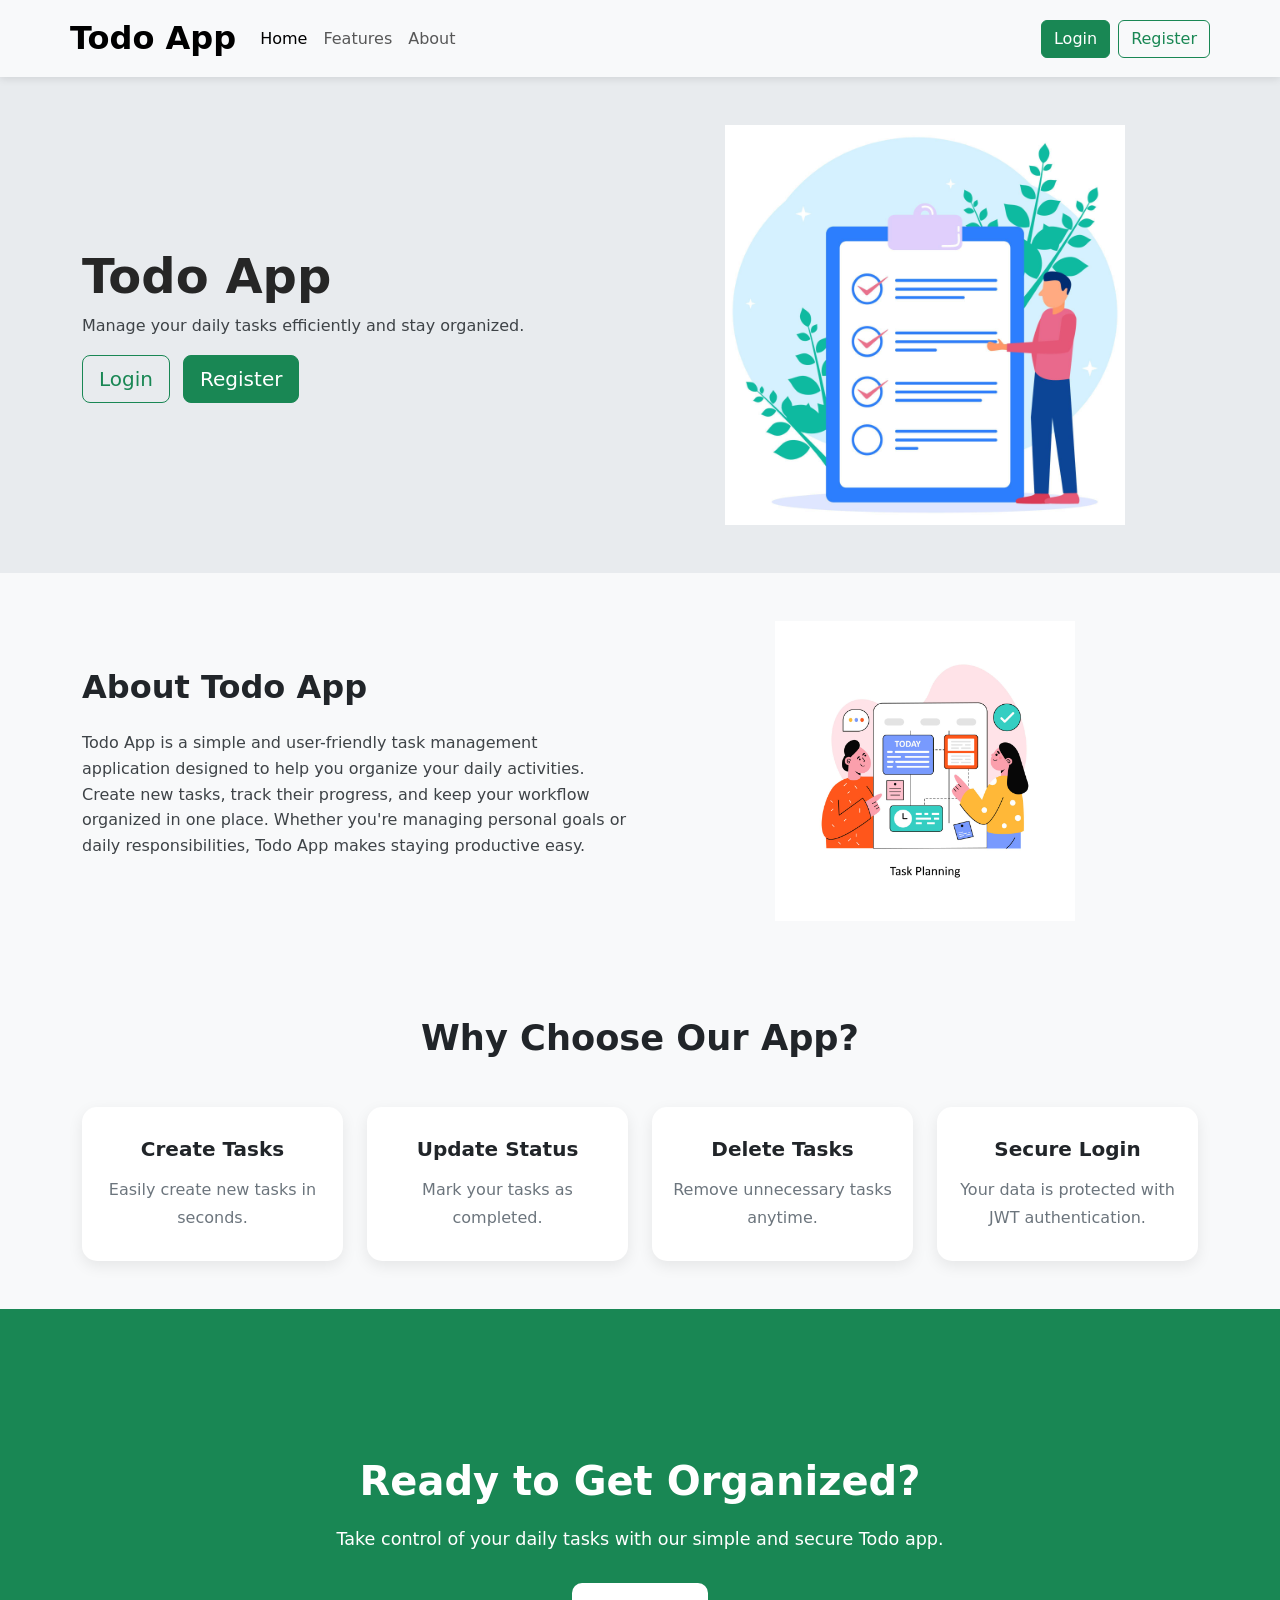
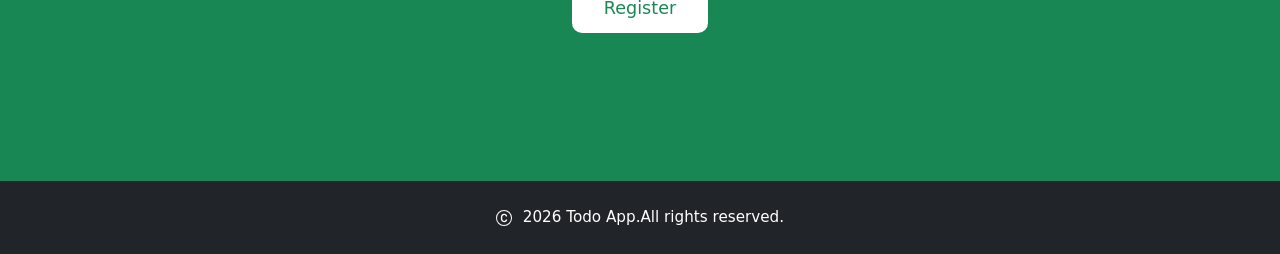
<file: todoApp/project/client/index.html>
<!DOCTYPE html>
<html lang="en">

<head>
    <meta charset="UTF-8">
    <meta name="viewport" content="width=device-width, initial-scale=1.0">
    <link href="https://cdn.jsdelivr.net/npm/bootstrap@5.3.8/dist/css/bootstrap.min.css" rel="stylesheet"
        integrity="sha384-sRIl4kxILFvY47J16cr9ZwB07vP4J8+LH7qKQnuqkuIAvNWLzeN8tE5YBujZqJLB" crossorigin="anonymous">
    <link rel="stylesheet" href="css/style.css">
    <title>Todo App</title>
</head>

<body>
    <!--Navigation bar-->
    <nav class="navbar navbar-expand-lg bg-body-tertiary sticky-top">
        <div class="container-fluid navbar-container">
            <a class="navbar-brand" href="index.html">Todo App</a>
            <button class="navbar-toggler" type="button" data-bs-toggle="collapse"
                data-bs-target="#navbarSupportedContent" aria-controls="navbarSupportedContent" aria-expanded="false"
                aria-label="Toggle navigation">
                <span class="navbar-toggler-icon"></span>
            </button>
            <div class="collapse navbar-collapse" id="navbarSupportedContent">
                <ul class="navbar-nav me-auto mb-2 mb-lg-0">
                    <li class="nav-item">
                        <a class="nav-link active" aria-current="page" href="index.html">Home</a>
                    </li>
                    <li class="nav-item">
                        <a class="nav-link" href="#features">Features</a>
                    </li>
                    <li class="nav-item">
                        <a class="nav-link" href="#about">About</a>
                    </li>
                </ul>
                <a href="login.html" class="btn btn-success ms-2" >Login</a>            
                <a href="register.html" class="btn btn-outline-success ms-2" >Register</a>
            </div>
        </div>
    </nav>


    <!--Hero section-->
    <section id="hero" class="hero py-5">
        <div class="container">
            <div class="row align-items-center">
                <div class="col-lg-6">
                    <h1>Todo App</h1>
                    <p>Manage your daily tasks efficiently and stay organized.</p>

                    <a href="login.html" class="btn btn-outline-success btn-lg">Login</a>
                    <a href="register.html" class="btn btn-success ms-2 btn-lg">Register</a>
                </div>

                <div class="col-lg-6 text-center">
                    <img src="assets/images/heroimg.jpg" class="img-fluid">            
                </div>
            </div>
        </div>
    </section>

    <!--About-->
    <section id="about" class="about py-5">
        <div class="container">
            <div class="row align-items-center">

                <!-- Text -->
                <div class="col-md-6">
                    <h2 class="mb-4">About Todo App</h2>
                    <p>
                        Todo App is a simple and user-friendly task management
                        application designed to help you organize your daily
                        activities. Create new tasks, track their progress,
                        and keep your workflow organized in one place.
                        Whether you're managing personal goals or daily
                        responsibilities, Todo App makes staying productive easy.
                    </p>
                </div>
                <!-- Image -->
                <div class="col-md-6 text-center">
                    <img src="assets/images/aboutimg.jpg" class="img-fluid" alt="About Todo App">
                </div>
            </div>
        </div>
    </section>

    <!--Features-->
    <section id="features" class="py-5">
        <div class="container">
            <h2 class="text-center mb-5">Why Choose Our App?</h2>
            <div class="row g-4">
                <div class="col-md-6 col-lg-3">
                    <div class="card h-100">
                        <div class="card-body text-center">
                            <h5 class="card-title">Create Tasks</h5>
                            <p class="card-text">
                                Easily create new tasks in seconds.
                            </p>
                        </div>
                    </div>
                </div>

                <div class="col-md-6 col-lg-3">
                    <div class="card h-100">
                        <div class="card-body text-center">
                            <h5 class="card-title">Update Status</h5>
                            <p class="card-text">
                                Mark your tasks as completed.
                            </p>
                        </div>
                    </div>
                </div>

                
                <div class="col-md-6 col-lg-3">
                    <div class="card h-100">
                        <div class="card-body text-center">
                            <h5 class="card-title">Delete Tasks</h5>
                            <p class="card-text">
                                Remove unnecessary tasks anytime.
                            </p>
                        </div>
                    </div>
                </div>

                <div class="col-md-6 col-lg-3">
                    <div class="card h-100">
                        <div class="card-body text-center">
                            <h5 class="card-title">Secure Login</h5>
                            <p class="card-text">
                                Your data is protected with JWT authentication.
                            </p>
                        </div>
                    </div>
                </div>

            </div>
        </div>
    </section>

    <!--Register-->
        <section class="cta-section" id="cta">
            <div class="container">
                <div class="text-center">
                    <div class="py-5">
                        <h2>Ready to Get Organized?</h2>
                        <p>Take control of your daily tasks with our simple and secure Todo app.</p>
                        <a href="register.html" class="btn btn-outline-success">Register</a>
                    </div>
                </div>
            </div>
        </section>

    <!--Footer-->
    <footer>
        <div class="text-center py-4 bg-dark text-white">
            <p class="mb-0"><svg xmlns="http://www.w3.org/2000/svg" width="16" height="16" fill="currentColor" class="bi bi-c-circle" viewBox="0 0 16 16">
                <path d="M1 8a7 7 0 1 0 14 0A7 7 0 0 0 1 8m15 0A8 8 0 1 1 0 8a8 8 0 0 1 16 0M8.146 4.992c-1.212 0-1.927.92-1.927 2.502v1.06c0 1.571.703 2.462 1.927 2.462.979 0 1.641-.586 1.729-1.418h1.295v.093c-.1 1.448-1.354 2.467-3.03 2.467-2.091 0-3.269-1.336-3.269-3.603V7.482c0-2.261 1.201-3.638 3.27-3.638 1.681 0 2.935 1.054 3.029 2.572v.088H9.875c-.088-.879-.768-1.512-1.729-1.512"/>
                </svg> 2026 Todo App.All rights reserved.</p>
        </div>
    </footer>

    <script src="https://cdn.jsdelivr.net/npm/bootstrap@5.3.8/dist/js/bootstrap.bundle.min.js"
        integrity="sha384-FKyoEForCGlyvwx9Hj09JcYn3nv7wiPVlz7YYwJrWVcXK/BmnVDxM+D2scQbITxI"
        crossorigin="anonymous"></script>
</body>
</html>
</file>
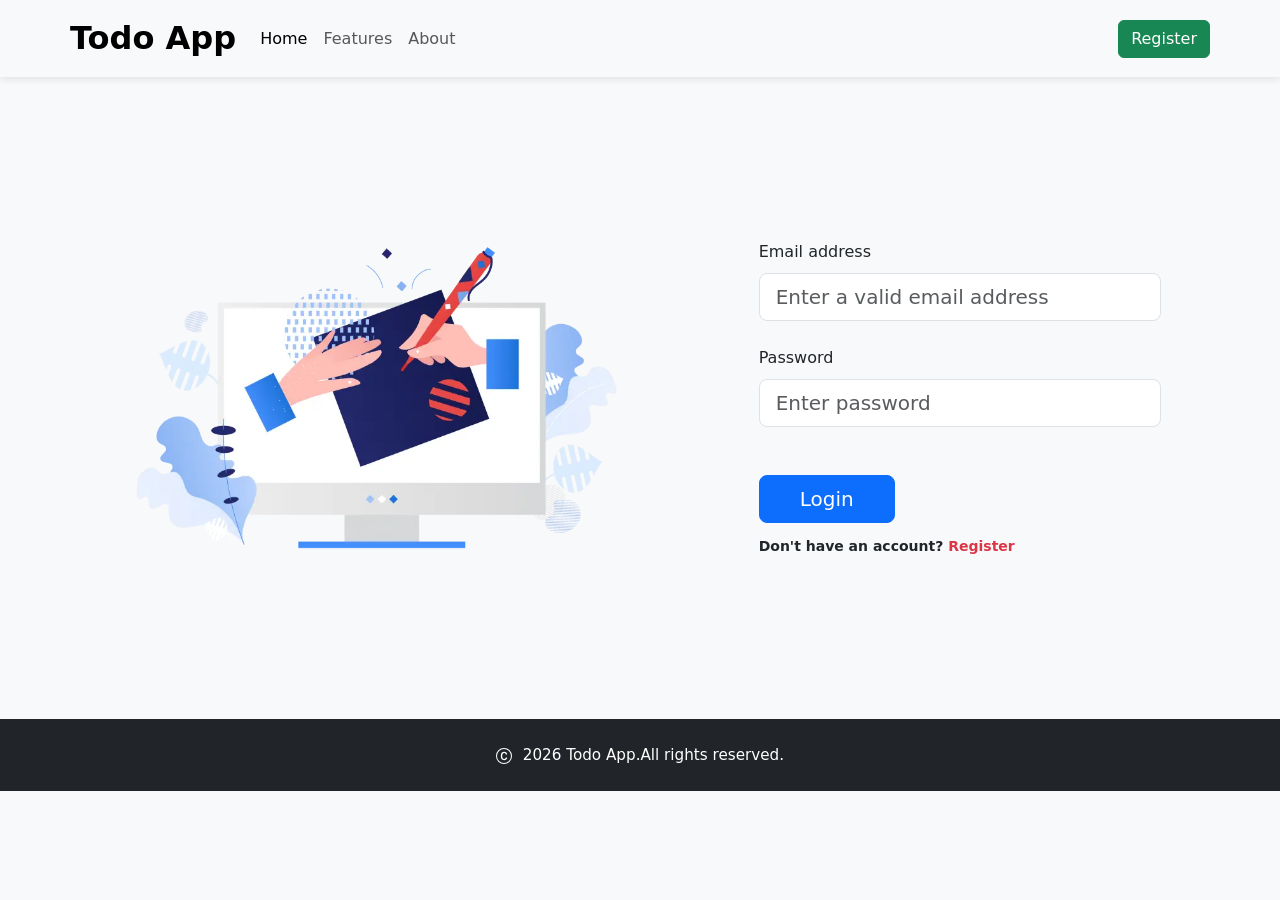
<file: todoApp/project/client/login.html>
<!DOCTYPE html>
<html lang="en">

<head>
    <meta charset="UTF-8">
    <meta name="viewport" content="width=device-width, initial-scale=1.0">
    <link href="https://cdn.jsdelivr.net/npm/bootstrap@5.3.8/dist/css/bootstrap.min.css" rel="stylesheet"
        integrity="sha384-sRIl4kxILFvY47J16cr9ZwB07vP4J8+LH7qKQnuqkuIAvNWLzeN8tE5YBujZqJLB" crossorigin="anonymous">
    <link rel="stylesheet" href="css/style.css">
    <title>Login Page</title>
</head>

<body>
    <!--Navigation bar-->
    <nav class="navbar navbar-expand-lg bg-body-tertiary sticky-top">
        <div class="container-fluid navbar-container">
            <a class="navbar-brand" href="index.html">Todo App</a>
            <button class="navbar-toggler" type="button" data-bs-toggle="collapse"
                data-bs-target="#navbarSupportedContent" aria-controls="navbarSupportedContent" aria-expanded="false"
                aria-label="Toggle navigation">
                <span class="navbar-toggler-icon"></span>
            </button>
            <div class="collapse navbar-collapse" id="navbarSupportedContent">
                <ul class="navbar-nav me-auto mb-2 mb-lg-0">
                    <li class="nav-item">
                        <a class="nav-link active" aria-current="page" href="index.html">Home</a>
                    </li>
                    <li class="nav-item">
                        <a class="nav-link" href="#features">Features</a>
                    </li>
                    <li class="nav-item">
                        <a class="nav-link" href="#about">About</a>
                    </li>
                </ul>
                <a href="register.html" class="btn btn-success ms-2">Register</a>
            </div>
        </div>
    </nav>

    <!--Login form-->
    <section class="login-section">
        <div class="container-fluid h-custom">
            <div class="row d-flex justify-content-center align-items-center h-100">
                <div class="col-md-9 col-lg-6 col-xl-5">
                    <img src="assets/images/loginimg.webp" class="img-fluid" alt="Sample image">
                </div>
                <div class="col-md-8 col-lg-6 col-xl-4 offset-xl-1">
                    <form id="loginForm">
                        <!-- Email input -->
                        <div class="form-outline mb-4">
                            <label class="form-label" for="email">Email address</label>
                            <input type="email" id="email" class="form-control form-control-lg"
                                placeholder="Enter a valid email address" />
                        </div>

                        <!-- Password input -->
                        <div class="form-outline mb-3">
                            <label class="form-label" for="password">Password</label>
                            <input type="password" id="password" class="form-control form-control-lg"
                                placeholder="Enter password" />
                        </div>

                        <div class="d-flex justify-content-between align-items-center">
                            <div class="text-center text-lg-start mt-4 pt-2">
                                <button type="submit" class="btn btn-primary btn-lg" id="loginBtn"
                                    style="padding-left: 2.5rem; padding-right: 2.5rem;">Login</button>
                                    <div id="loginSuccess" class="alert alert-success mt-3 d-none"></div>
                                    <div id="loginError" class="alert alert-danger mt-3 d-none"></div>
                                <p class="small fw-bold mt-2 pt-1 mb-0">Don't have an account? <a href="register.html"
                                        class="link-danger">Register</a></p>
                            </div>
                    </form>
                </div>
            </div>
        </div>
    </section>

    <!--Footer-->
    <footer class="sticky-bottom">
        <div class="text-center py-4 bg-dark text-white">
            <p class="mb-0"><svg xmlns="http://www.w3.org/2000/svg" width="16" height="16" fill="currentColor"
                    class="bi bi-c-circle" viewBox="0 0 16 16">
                    <path
                        d="M1 8a7 7 0 1 0 14 0A7 7 0 0 0 1 8m15 0A8 8 0 1 1 0 8a8 8 0 0 1 16 0M8.146 4.992c-1.212 0-1.927.92-1.927 2.502v1.06c0 1.571.703 2.462 1.927 2.462.979 0 1.641-.586 1.729-1.418h1.295v.093c-.1 1.448-1.354 2.467-3.03 2.467-2.091 0-3.269-1.336-3.269-3.603V7.482c0-2.261 1.201-3.638 3.27-3.638 1.681 0 2.935 1.054 3.029 2.572v.088H9.875c-.088-.879-.768-1.512-1.729-1.512" />
                </svg> 2026 Todo App.All rights reserved.</p>
        </div>
    </footer>

    <script src="js/api.js"></script>
    <script src="js/auth.js"></script>
    <script src="js/login.js"></script>
    <script src="https://cdn.jsdelivr.net/npm/bootstrap@5.3.8/dist/js/bootstrap.bundle.min.js"
        integrity="sha384-FKyoEForCGlyvwx9Hj09JcYn3nv7wiPVlz7YYwJrWVcXK/BmnVDxM+D2scQbITxI"
        crossorigin="anonymous"></script>
</body>

</html>
</file>
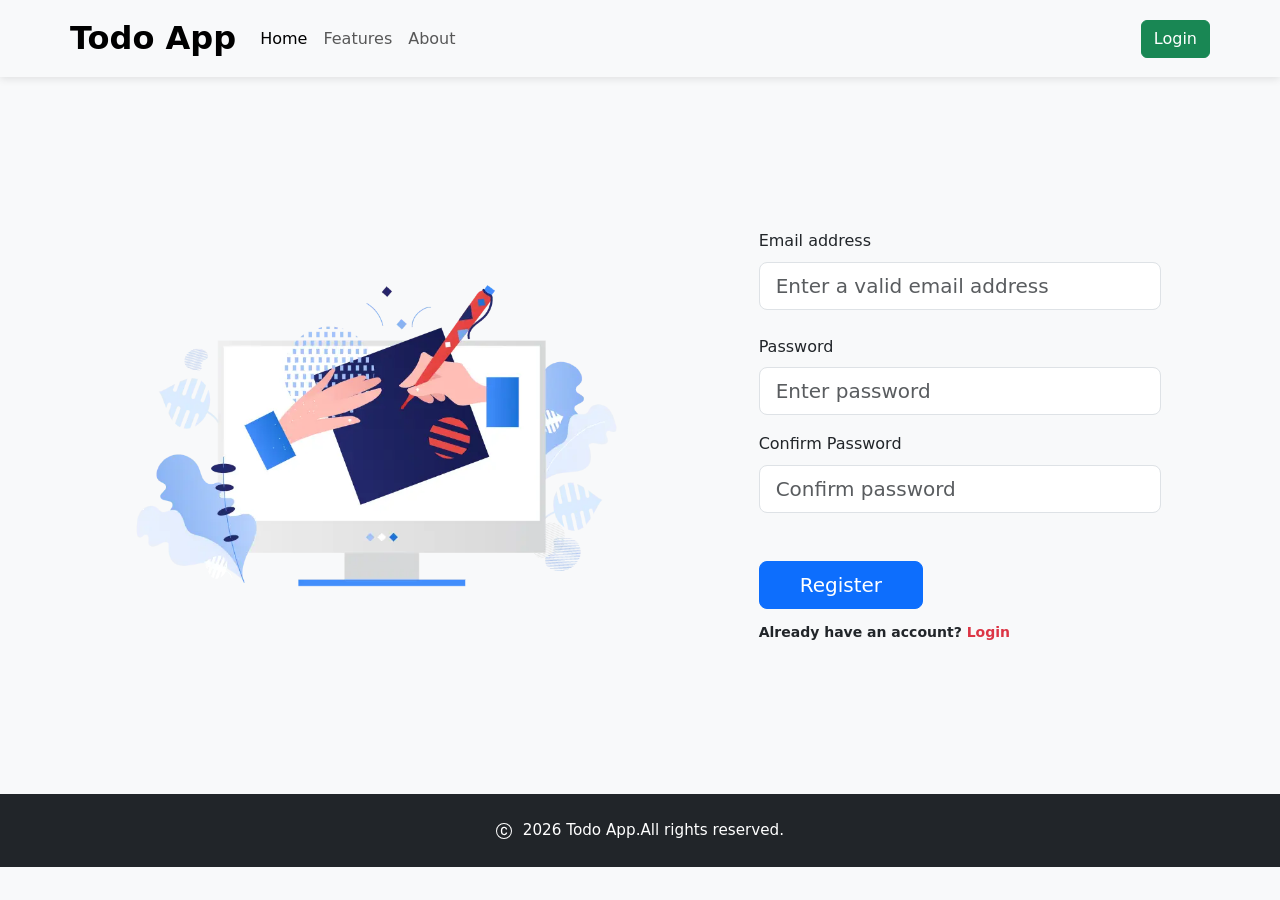
<file: todoApp/project/client/register.html>
<!DOCTYPE html>
<html lang="en">
<head>
    <meta charset="UTF-8">
    <meta name="viewport" content="width=device-width, initial-scale=1.0">
    <link href="https://cdn.jsdelivr.net/npm/bootstrap@5.3.8/dist/css/bootstrap.min.css" rel="stylesheet"
        integrity="sha384-sRIl4kxILFvY47J16cr9ZwB07vP4J8+LH7qKQnuqkuIAvNWLzeN8tE5YBujZqJLB" crossorigin="anonymous">
    <link rel="stylesheet" href="css/style.css">
    <title>Register Page</title>
</head>
<body>
    <!--Navigation bar-->
    <nav class="navbar navbar-expand-lg bg-body-tertiary sticky-top">
        <div class="container-fluid navbar-container">
            <a class="navbar-brand" href="index.html">Todo App</a>
            <button class="navbar-toggler" type="button" data-bs-toggle="collapse"
                data-bs-target="#navbarSupportedContent" aria-controls="navbarSupportedContent" aria-expanded="false"
                aria-label="Toggle navigation">
                <span class="navbar-toggler-icon"></span>
            </button>
            <div class="collapse navbar-collapse" id="navbarSupportedContent">
                <ul class="navbar-nav me-auto mb-2 mb-lg-0">
                    <li class="nav-item">
                        <a class="nav-link active" aria-current="page" href="index.html">Home</a>
                    </li>
                    <li class="nav-item">
                        <a class="nav-link" href="#features">Features</a>
                    </li>
                    <li class="nav-item">
                        <a class="nav-link" href="#about">About</a>
                    </li>
                </ul>           
                <a href="login.html" class="btn btn-success ms-2" >Login</a>
            </div>
        </div>
    </nav>

    <!--Register form-->
    <section class="login-section">
        <div class="container-fluid h-custom">
            <div class="row d-flex justify-content-center align-items-center h-100">
            <div class="col-md-9 col-lg-6 col-xl-5">
                <img src="assets/images/loginimg.webp"
                class="img-fluid" alt="Sample image">
            </div>
            <div class="col-md-8 col-lg-6 col-xl-4 offset-xl-1">
                <form id="registerForm">
                <!-- Email input -->
                <div class="form-outline mb-4">
                    <label class="form-label" for="email">Email address</label>
                    <input type="email" id="email" class="form-control form-control-lg"
                    placeholder="Enter a valid email address" />
                </div>

                <!-- Password input -->
                <div class="form-outline mb-3">
                    <label class="form-label" for="password">Password</label>
                    <input type="password" id="password" class="form-control form-control-lg"
                    placeholder="Enter password" />
                </div>

                <!-- Confirm password-->
                <div class="form-outline mb-3">
                    <label class="form-label" for="confirmPassword">Confirm Password</label>
                    <input type="password" id="confirmPassword" class="form-control form-control-lg"
                    placeholder="Confirm password"/>
                </div>

                <div class="d-flex justify-content-between align-items-center">
                    <div class="text-center text-lg-start mt-4 pt-2">
                        <button  type="submit" class="btn btn-primary btn-lg" id="registerBtn"
                        style="padding-left: 2.5rem; padding-right: 2.5rem;">Register</button>
                        <div id="registerSuccess" class="alert alert-success mt-3 d-none"></div>
                        <div id="registerError" class="alert alert-danger mt-3 d-none"></div>
                        <p class="small fw-bold mt-2 pt-1 mb-0">Already have an account? <a href="login.html"
                            class="link-danger">Login</a></p>
                    </div>
                </form>
            </div>
            </div>
        </div>
    </section>


    <!--Footer-->
    <footer class="sticky-bottom">
    <div class="text-center py-4 bg-dark text-white">
            <p class="mb-0"><svg xmlns="http://www.w3.org/2000/svg" width="16" height="16" fill="currentColor" class="bi bi-c-circle" viewBox="0 0 16 16">
                <path d="M1 8a7 7 0 1 0 14 0A7 7 0 0 0 1 8m15 0A8 8 0 1 1 0 8a8 8 0 0 1 16 0M8.146 4.992c-1.212 0-1.927.92-1.927 2.502v1.06c0 1.571.703 2.462 1.927 2.462.979 0 1.641-.586 1.729-1.418h1.295v.093c-.1 1.448-1.354 2.467-3.03 2.467-2.091 0-3.269-1.336-3.269-3.603V7.482c0-2.261 1.201-3.638 3.27-3.638 1.681 0 2.935 1.054 3.029 2.572v.088H9.875c-.088-.879-.768-1.512-1.729-1.512"/>
                </svg> 2026 Todo App.All rights reserved.</p>
        </div>
    </footer>

    <script src="js/api.js"></script>
       <script src="js/auth.js"></script>
    <script src="js/register.js"></script>
    <script src="https://cdn.jsdelivr.net/npm/bootstrap@5.3.8/dist/js/bootstrap.bundle.min.js"
        integrity="sha384-FKyoEForCGlyvwx9Hj09JcYn3nv7wiPVlz7YYwJrWVcXK/BmnVDxM+D2scQbITxI"
        crossorigin="anonymous"></script>
</body>
</html>
</file>
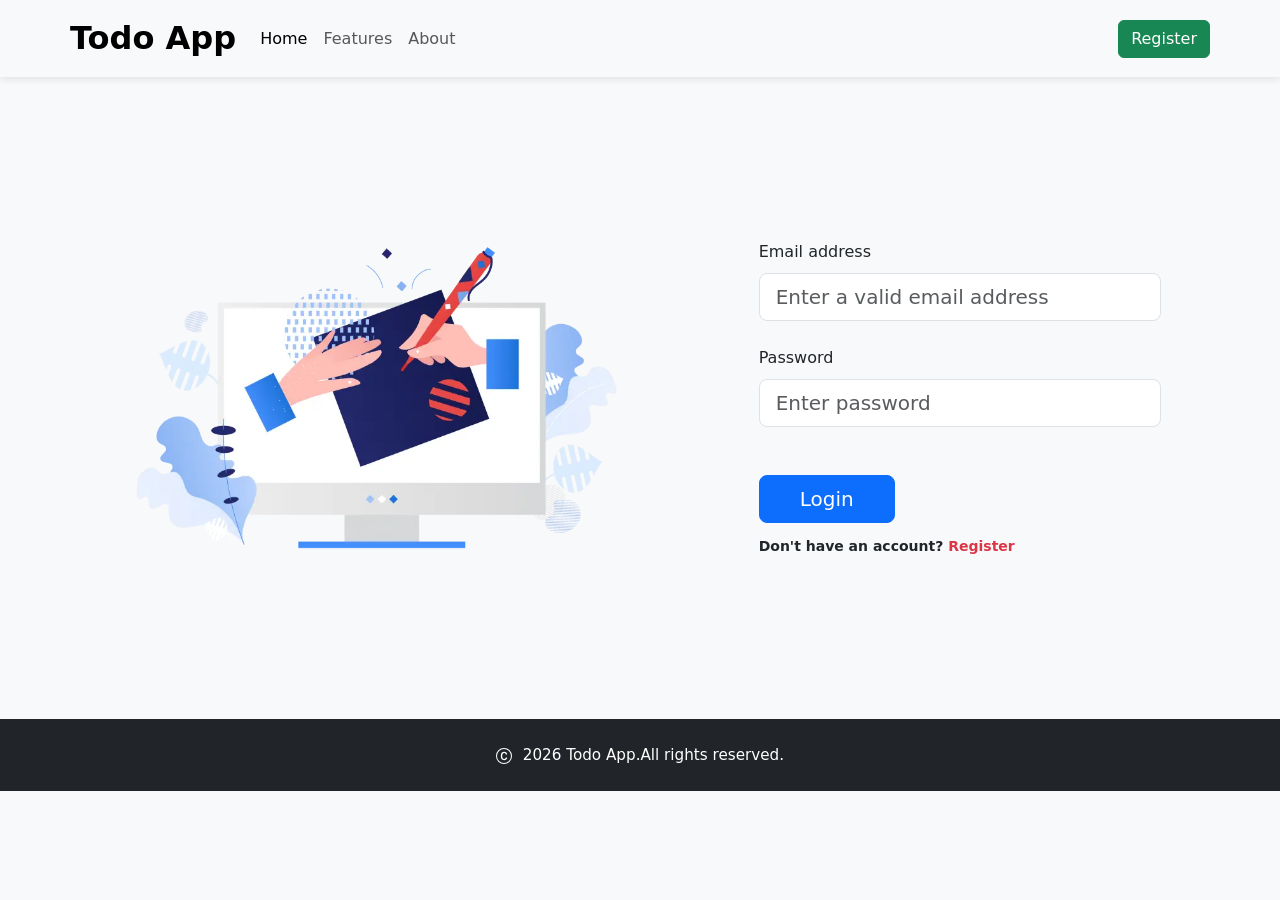
<file: todoApp/project/client/todos.html>
<!DOCTYPE html>
<html lang="en">

<head>
    <meta charset="UTF-8">
    <meta name="viewport" content="width=device-width, initial-scale=1.0">
    <link href="https://cdn.jsdelivr.net/npm/bootstrap@5.3.8/dist/css/bootstrap.min.css" rel="stylesheet"
        integrity="sha384-sRIl4kxILFvY47J16cr9ZwB07vP4J8+LH7qKQnuqkuIAvNWLzeN8tE5YBujZqJLB" crossorigin="anonymous">
    <link rel="stylesheet" href="css/todo.css">
    <title>My Todos</title>
</head>

<body>
    <!--Navigation bar-->
    <nav class="navbar navbar-expand-lg bg-body-tertiary sticky-top">
        <div class="container">
            <a class="navbar-brand" href="index.html">Todo App</a>

            <div class="ms-auto d-flex align-items-center">
                <span class="fw-semibold me-3" id="username">Hello, User</span>
                <a href="login.html" class="btn btn-danger" id="logoutBtn">Logout</a>
            </div>
        </div>
    </nav>

    <!--Main-->
    <section class="todo-section py-5">
        <div class="container">
            <div class="card shadow rounded-4">
                <div class="card-body">

                    <h2 class="text-center mb-4">My Todos</h2>

                    <form class="row g-3 mb-4" id="todoForm">

                        <div class="col-md-9">
                            <input
                                id="todoInput"
                                type="text"
                                class="form-control"
                                placeholder="Enter a new task">
                        </div>

                        <div class="col-md-3 d-grid">
                            <button type="submit" class="btn btn-success" id="addTodoBtn">
                                Add Task
                            </button>
                        </div>

                    </form>
                    
                    <!--Error Alert-->
                    <div id="todoError" class="alert alert-danger d-none mb-3"></div>


                    <!--Main Table-->
                    <table class="table table-hover align-middle">

                        <thead>
                            <tr>
                                <th>#</th>
                                <th>Task</th>
                                <th>Status</th>
                                <th class="text-end">Actions</th>
                            </tr>
                        </thead>
                        <tbody id="todoTable"></tbody>
                    </table>

                    <!--Empty State-->
                    <div id="emptyState" class="text-center py-5">

                        <h4>No tasks yet.</h4>

                        <p>Create your first task.</p>

                    </div>
                </div>
            </div>
        </div>
    </section>

    <!--Footer-->
    <footer>
        <div class="text-center py-4 bg-dark text-white">
            <p class="mb-0">
                © 2026 Todo App. All rights reserved.
            </p>
        </div>
    </footer>

    <script src="js/api.js"></script>
    <script src="js/auth.js"></script>
    <script src="js/todos.js"></script>
    <script src="https://cdn.jsdelivr.net/npm/bootstrap@5.3.8/dist/js/bootstrap.bundle.min.js"
        integrity="sha384-FKyoEForCGlyvwx9Hj09JcYn3nv7wiPVlz7YYwJrWVcXK/BmnVDxM+D2scQbITxI"
        crossorigin="anonymous"></script>
</body>

</html>
</file>
<file: todoApp/project/client/css/style.css>
/* ===== General ===== */
body{
    margin: 0;
    padding: 0;
    font-family: system-ui, -apple-system, BlinkMacSystemFont, 'Segoe UI', Roboto, Oxygen, Ubuntu, Cantarell, 'Open Sans', 'Helvetica Neue', sans-serif;
    background-color: #f8f9fa;
    color: #212529;
    line-height: 1.6;
}

a{
    text-decoration: none;
    color: inherit;
}


/* ===== Navbar ===== */
.navbar{
    box-shadow: 0 2px 8px rgba(0, 0, 0, 0.1);
    padding-top: 8px;
    padding-bottom: 8px;
}

.navbar-brand{
    font-size: 2rem;
    font-weight: 700;
}

.navbar-container{
    padding-left: 70px;
    padding-right: 70px;
}

/* ===== Hero ===== */
.hero{
    color: #3e4347;
    background-color: rgb(232, 235, 238);
}

.hero h1{
    font-size: 3rem;
    color: rgb(38, 38, 38);
    font-weight: 700;
}

.hero img{
    height: 400px;
}


/* ===== About ===== */
.about{
    color: #3e4347;
}

.about-content p{
    color: #6c757d;
    font-size: 1.1rem;
    line-height: 1.8;
}

.about h2{
    color: #212529;
    font-weight: 700;
    margin-bottom: 20px;
}

.about img{
    max-width: 80%;
    height: 300px;
}


/* ===== Features ===== */

#features{
    padding: 80px 0;
}

#features h2{
    font-size: 2.2rem;
    font-weight: 700;
    margin-bottom: 50px;
}

#features .card{
    border: none;
    border-radius: 15px;
    box-shadow: 0 5px 15px rgba(0,0,0,.08);
    transition: all .3s ease;
    cursor: pointer;
}

#features .card:hover{
    transform: translateY(-8px);
    box-shadow: 0 15px 30px rgba(0,0,0,.15);
}

#features .card-body{
    padding: 30px 20px;
}

#features .card-title{
    font-size: 1.25rem;
    font-weight: 700;
    margin-bottom: 15px;
}

#features .card-text{
    color: #6c757d;
    line-height: 1.7;
}


/* ===== CTA ===== */

.cta-section{
    padding: 100px 0;
    background: #198754;
    color: white;
    text-align: center;
}

.cta-section h2{
    font-size: 2.5rem;
    font-weight: 700;
    margin-bottom: 20px;
}

.cta-section p{
    font-size: 1.1rem;
    margin-bottom: 30px;
}

.cta-section .btn{
    padding: 12px 32px;
    font-size: 1.1rem;
    border-radius: 10px;
    background: white;
    color: #198754;
    border: none;
    transition: .3s;
}

.cta-section .btn:hover{
    background: #f8f9fa;
    transform: scale(1.05);
}


/* ===== Footer ===== */

footer{
    background: #212529;
    color: white;
}

footer p{
    margin: 0;
    font-size: .95rem;
}

footer svg{
    margin-right: 6px;
}


/* ===== Responsive ===== */
@media (max-width:768px){
    .navbar-container{
        padding-left:20px;
        padding-right:20px;
    }
}

@media (max-width: 992px){

    .hero{
        text-align: center;
    }

    .hero img{
        margin-top: 40px;
    }

    .about-content{
        text-align: center;
    }

    .about-content img{
        margin-top: 30px;
        max-width: 70%;
    }

}

@media (max-width: 768px){

    .hero{
        padding: 60px 0;
    }

    .hero h1{
        font-size: 2.3rem;
    }

    .hero .btn{
        width: 100%;
        margin-bottom: 10px;
    }

    .about-content h2,
    #features h2,
    .cta-section h2{
        font-size: 2rem;
    }

    .cta-section{
        padding: 70px 20px;
    }

}

@media (max-width: 576px){

    .navbar-brand{
        font-size: 1.5rem;
    }

    .hero h1{
        font-size: 2rem;
    }

    .hero p,
    .about-content p,
    .cta-section p{
        font-size: 1rem;
    }

    #features .card{
        margin-bottom: 20px;
    }

}

/*========Login, Register Page=========*/
.divider:after,
.divider:before {
content: "";
flex: 1;
height: 1px;
background: #eee;
}

.h-custom {
height: calc(100% - 73px);
}

@media (max-width: 450px) {
.h-custom {
height: 100%;
}
}

.login-section{
    padding: 151px 0;
}
</file>
<file: todoApp/project/client/css/todo.css>
/* ===== Layout ===== */

html,
body{
    height:100%;
}

body{
    min-height:100vh;
    display:flex;
    flex-direction:column;

    margin:0;
    padding:0;

    font-family:Arial, Helvetica, sans-serif;
    background:#f8f9fa;
    color:#212529;
}

main{
    flex:1;
}

/* ===== Navbar ===== */

.navbar{
    box-shadow:0 2px 8px rgba(0,0,0,.1);
}

.navbar-brand{
    font-size:2rem;
    font-weight:700;
}

/* ===== Todo ===== */

.todo-section{
    padding:60px 0;
}

.card{
    border:none;
    border-radius:18px;
}

.form-control{
    height:50px;
}

.table td,
.table th{
    vertical-align:middle;
}

.badge{
    padding:8px 14px;
    font-size:.9rem;
}

/* ===== Buttons ===== */

.btn-success,
.btn-danger{
    margin-left:5px;
}

/* ===== Footer ===== */

footer{
    margin-top:auto;
}

/* ===== Responsive ===== */

@media (max-width:768px){

    .navbar-brand{
        font-size:1.5rem;
    }

    .text-end{
        text-align:left !important;
    }

    .btn{
        margin-top:5px;
    }

    .table{
        font-size:.9rem;
    }

}
</file>
